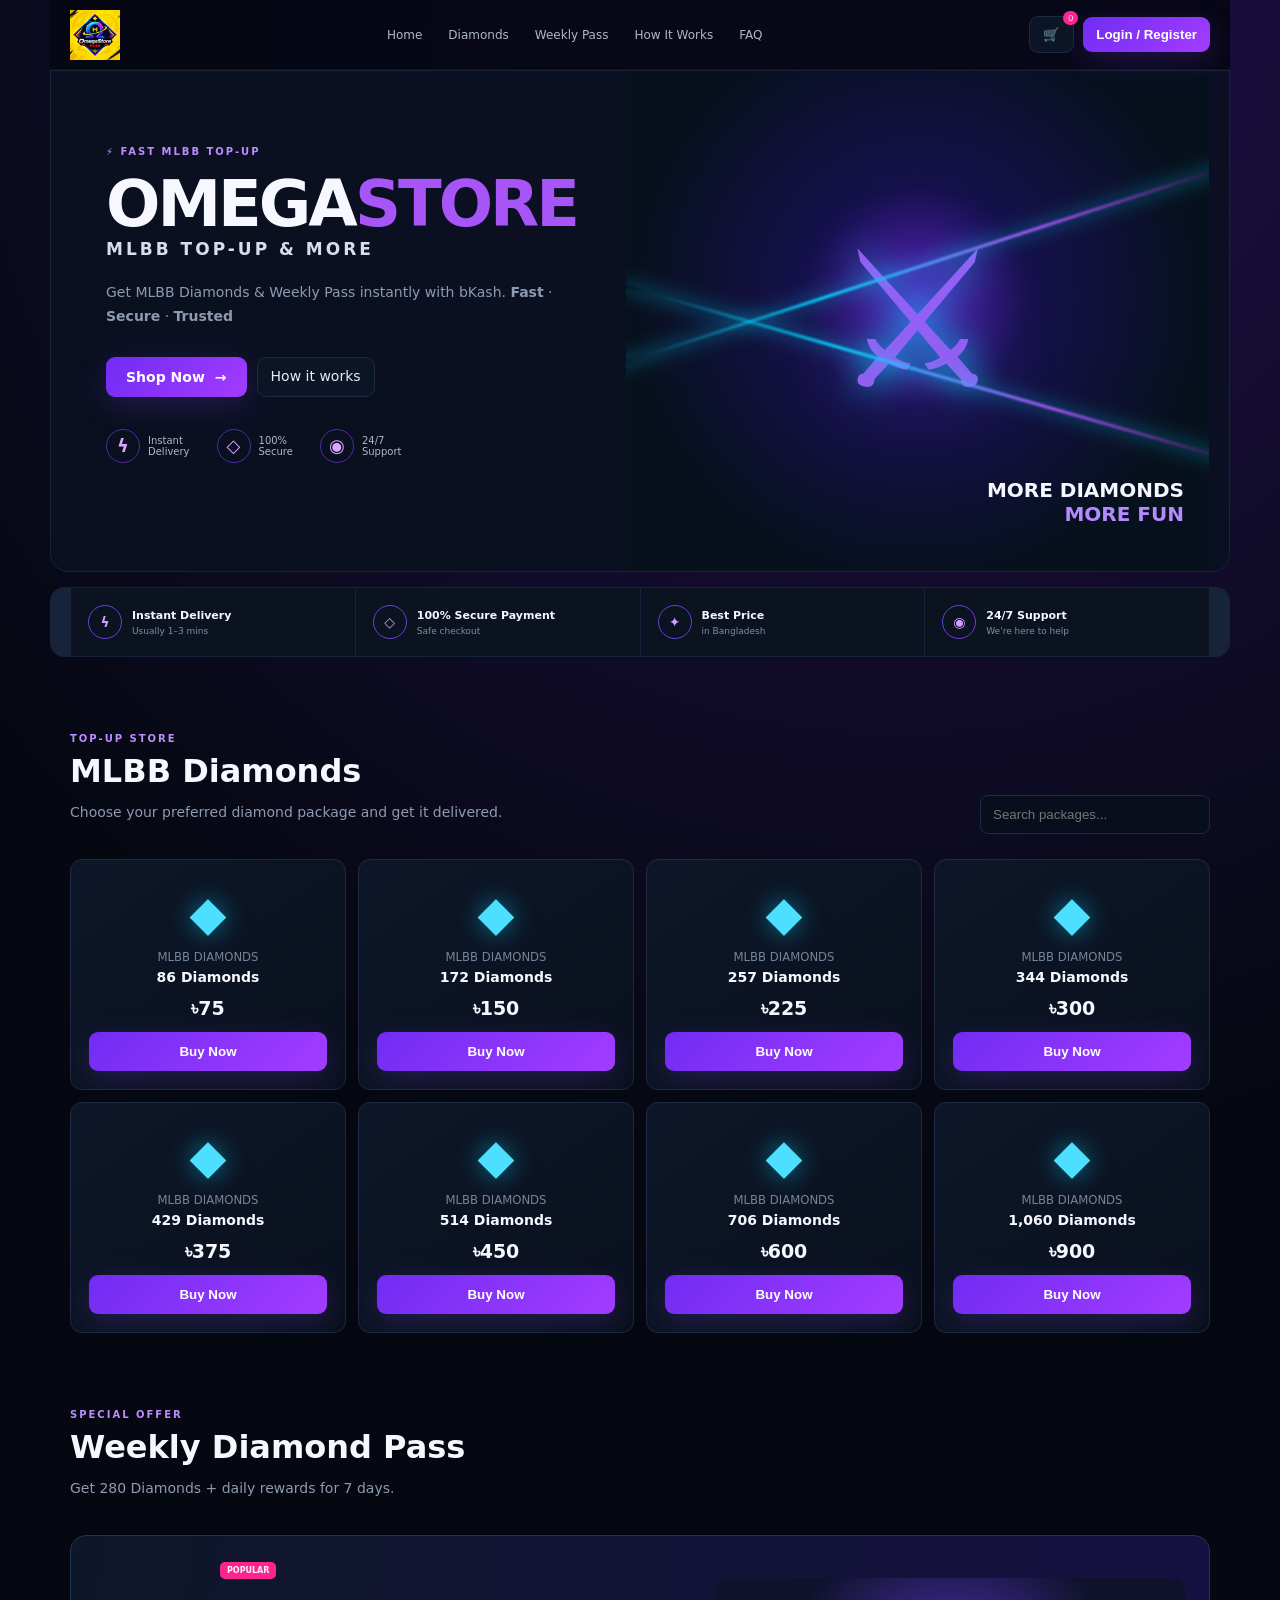
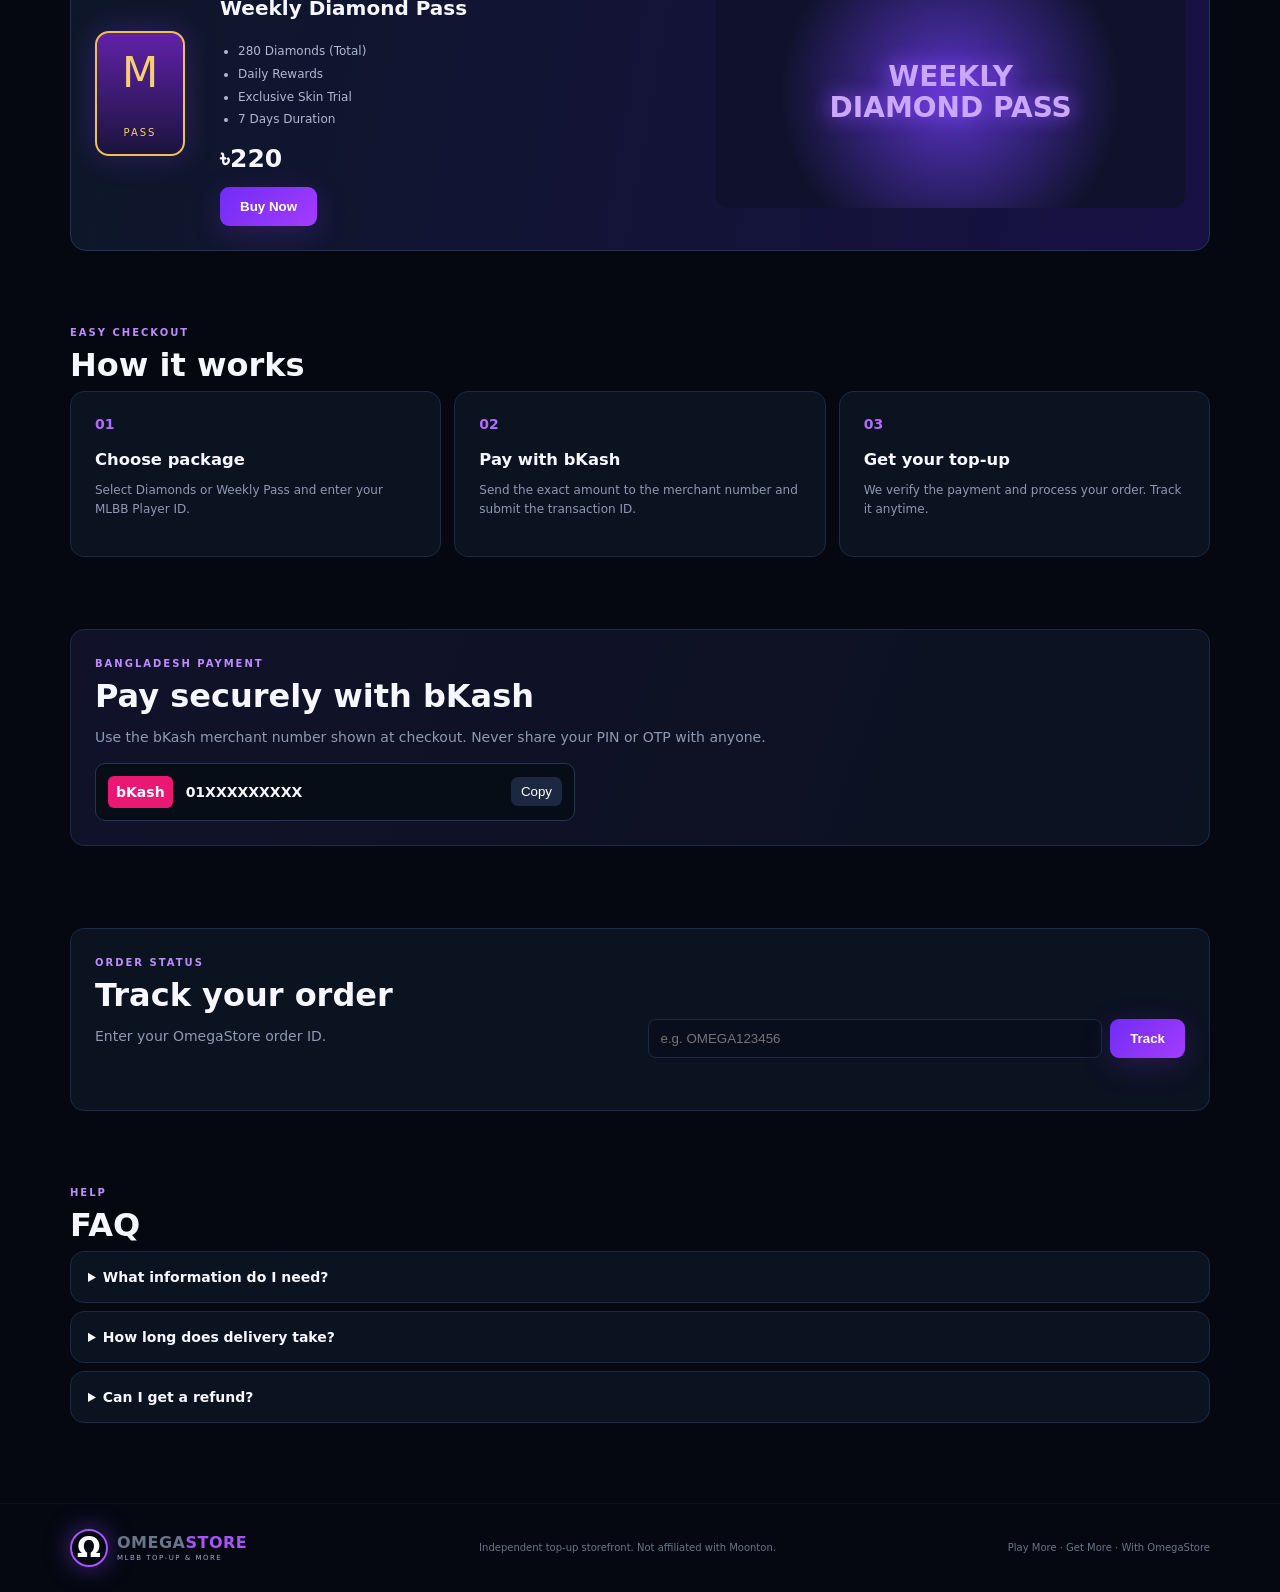
<file: index.html>
<!doctype html>
<html lang="en">
<head>
<meta charset="utf-8">
<meta name="viewport" content="width=device-width,initial-scale=1">
<title>OmegaStore - MLBB Diamonds & Weekly Pass Top-Up Bangladesh</title>
<meta name="description" content="OmegaStore MLBB Diamonds and Weekly Pass top-up storefront.">
<link rel="stylesheet" href="style.css">
  <link rel="icon" type="image/png" href="logo.png">
</head>
<body>
<header class="topbar">
  <a class="logo" href="#home">
    <img src="logo.png" alt="OmegaStore - MLBB" class="logo-img">
</a>
  <nav>
    <a href="#home">Home</a><a href="#diamonds">Diamonds</a><a href="#weekly">Weekly Pass</a><a href="#how">How It Works</a><a href="#faq">FAQ</a>
  </nav>
  <div class="nav-actions"><button class="cart-btn" onclick="openCart()">🛒 <i id="cartCount">0</i></button><button class="login-btn" onclick="toast('Login can be connected to your backend later.')">Login / Register</button></div>
</header>

<main id="home">
<section class="hero wrap">
  <div class="hero-copy">
    <div class="pill">⚡ FAST MLBB TOP-UP</div>
    <h1>OMEGA<span>STORE</span></h1>
    <h2>MLBB TOP-UP & MORE</h2>
    <p>Get MLBB Diamonds & Weekly Pass instantly with bKash. <b>Fast</b> · <b>Secure</b> · <b>Trusted</b></p>
    <div class="hero-actions"><a class="primary" href="#diamonds">Shop Now <span>→</span></a><a class="secondary" href="#how">How it works</a></div>
    <div class="features"><div><b>ϟ</b><span>Instant<br>Delivery</span></div><div><b>◇</b><span>100%<br>Secure</span></div><div><b>◉</b><span>24/7<br>Support</span></div></div>
  </div>
  <div class="hero-art">
    <div class="character">⚔</div><div class="energy e1"></div><div class="energy e2"></div>
    <div class="art-text">MORE DIAMONDS<br><span>MORE FUN</span></div>
  </div>
</section>

<section class="why wrap">
  <div><b>ϟ</b><span><strong>Instant Delivery</strong><small>Usually 1–3 mins</small></span></div>
  <div><b>◇</b><span><strong>100% Secure Payment</strong><small>Safe checkout</small></span></div>
  <div><b>✦</b><span><strong>Best Price</strong><small>in Bangladesh</small></span></div>
  <div><b>◉</b><span><strong>24/7 Support</strong><small>We're here to help</small></span></div>
</section>

<section id="diamonds" class="section wrap">
  <div class="section-head"><div><span class="label">TOP-UP STORE</span><h2>MLBB Diamonds</h2><p>Choose your preferred diamond package and get it delivered.</p></div><div class="search"><input id="search" placeholder="Search packages..." oninput="renderProducts()"></div></div>
  <div id="products" class="products"></div>
</section>

<section id="weekly" class="section wrap">
  <div class="section-head"><div><span class="label">SPECIAL OFFER</span><h2>Weekly Diamond Pass</h2><p>Get 280 Diamonds + daily rewards for 7 days.</p></div></div>
  <div class="weekly-card">
    <div class="pass-icon">M<br><small>PASS</small></div>
    <div><span class="badge">POPULAR</span><h3>Weekly Diamond Pass</h3><ul><li>280 Diamonds (Total)</li><li>Daily Rewards</li><li>Exclusive Skin Trial</li><li>7 Days Duration</li></ul><strong class="bigprice">৳220</strong><button class="primary" onclick="buy('Weekly Diamond Pass',220)">Buy Now</button></div>
    <div class="weekly-art"><span>WEEKLY<br>DIAMOND PASS</span></div>
  </div>
</section>

<section id="how" class="section wrap">
  <span class="label">EASY CHECKOUT</span><h2>How it works</h2>
  <div class="steps"><article><span>01</span><h3>Choose package</h3><p>Select Diamonds or Weekly Pass and enter your MLBB Player ID.</p></article><article><span>02</span><h3>Pay with bKash</h3><p>Send the exact amount to the merchant number and submit the transaction ID.</p></article><article><span>03</span><h3>Get your top-up</h3><p>We verify the payment and process your order. Track it anytime.</p></article></div>
</section>

<section class="section wrap payment-section">
  <div class="payment-box"><span class="label">BANGLADESH PAYMENT</span><h2>Pay securely with bKash</h2><p>Use the bKash merchant number shown at checkout. Never share your PIN or OTP with anyone.</p><div class="bkash-number"><span>bKash</span><b id="merchantDisplay">01XXXXXXXXX</b><button onclick="copyMerchant()">Copy</button></div></div>
</section>

<section id="track" class="section wrap">
  <div class="track-card"><div><span class="label">ORDER STATUS</span><h2>Track your order</h2><p>Enter your OmegaStore order ID.</p></div><div class="track-row"><input id="trackId" placeholder="e.g. OMEGA123456"><button class="primary" onclick="track()">Track</button></div><div id="trackResult"></div></div>
</section>

<section id="faq" class="section wrap">
  <span class="label">HELP</span><h2>FAQ</h2>
  <div class="faq"><details><summary>What information do I need?</summary><p>Your MLBB Player ID and Server ID. We never need your game password.</p></details><details><summary>How long does delivery take?</summary><p>The site is designed for fast fulfillment; actual delivery depends on payment verification and your fulfillment provider.</p></details><details><summary>Can I get a refund?</summary><p>Set your refund policy clearly in the final store before accepting live payments.</p></details></div>
</section>
</main>

<footer><a class="logo" href="#home"><span class="omega">Ω</span><span><b>OMEGA<span>STORE</span></b><small>MLBB TOP-UP & MORE</small></span></a><p>Independent top-up storefront. Not affiliated with Moonton.</p><div>Play More · Get More · With OmegaStore</div></footer>

<div class="modal hidden" id="checkoutModal">
 <div class="modal-card"><button class="x" onclick="closeCheckout()">×</button><span class="label">CHECKOUT</span><h2 id="checkoutTitle">Complete your order</h2>
 <div class="summary"><span id="checkoutProduct"></span><b id="checkoutPrice"></b></div>
 <label>MLBB Player ID<input id="playerId" inputmode="numeric" placeholder="Enter Player ID"></label>
 <label>Server ID<input id="serverId" inputmode="numeric" placeholder="Enter Server ID"></label>
 <div class="pay-method"><b>bKash</b><span>Manual merchant payment</span></div>
 <div class="merchant"><small>Send exact amount to</small><b id="modalMerchant">01XXXXXXXXX</b><button onclick="copyMerchant()">Copy</button></div>
 <label>bKash Transaction ID<input id="trxId" placeholder="Enter TrxID after payment"></label>
 <p class="notice">Demo checkout: no real payment is processed by this front-end. Connect your authorized bKash merchant/API backend before going live.</p>
 <button class="primary full" onclick="submitOrder()">Submit Order →</button><div id="orderMessage"></div>
 </div>
</div>

<div class="modal hidden" id="cartModal"><div class="modal-card"><button class="x" onclick="document.getElementById('cartModal').classList.add('hidden')">×</button><span class="label">CART</span><h2>Your cart</h2><div id="cartItems"></div><button class="primary full" onclick="checkoutCart()">Continue →</button></div></div>
<div id="toast"></div>
<script src="app.js"></script>
</body>
</html>
</file>
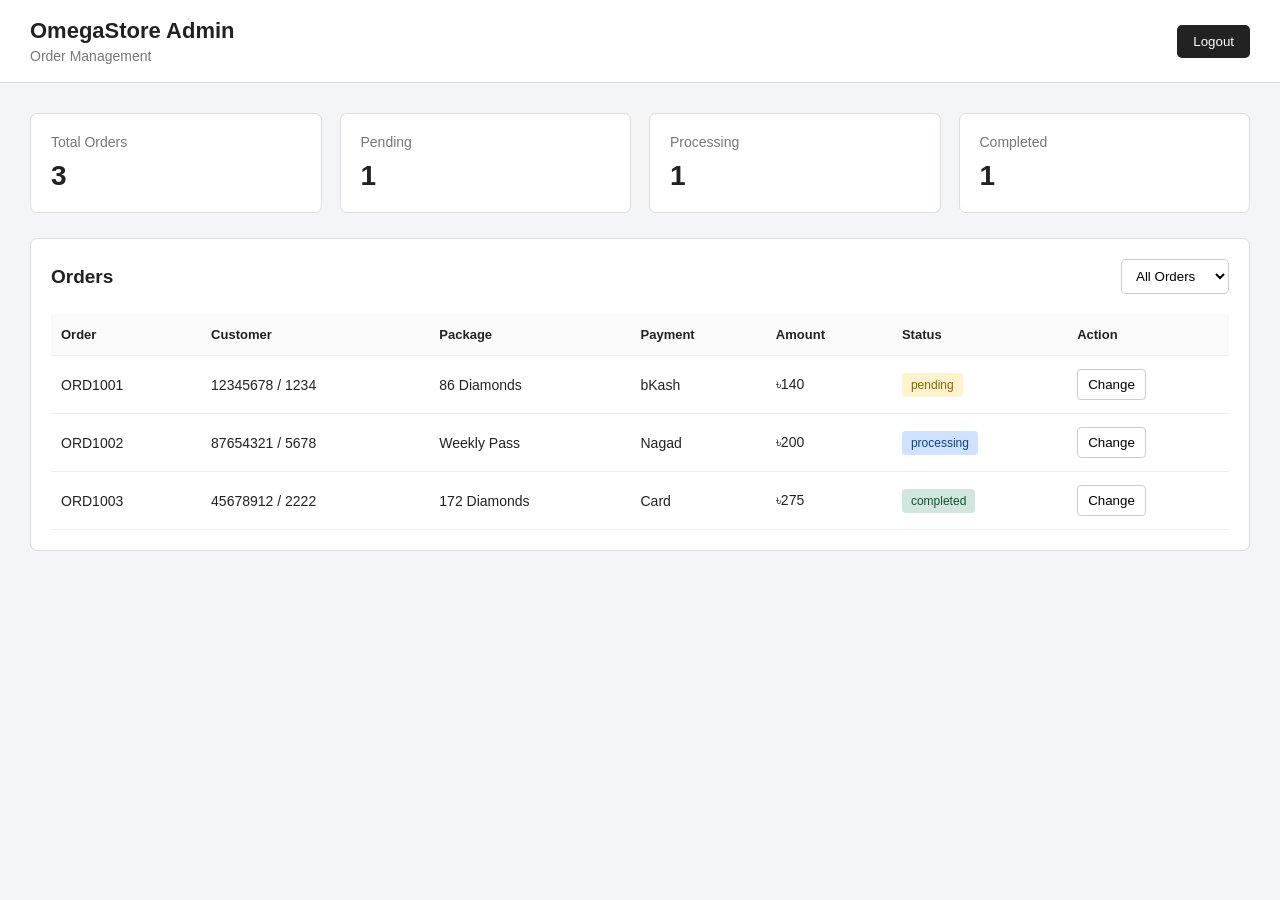
<file: admin.html>
<!DOCTYPE html>
<html lang="en">
<head>
<meta charset="UTF-8">
<meta name="viewport" content="width=device-width, initial-scale=1.0">

<title>OmegaStore Admin</title>

<style>
* {
    box-sizing: border-box;
    margin: 0;
    padding: 0;
}

body {
    font-family: Arial, sans-serif;
    background: #f4f5f7;
    color: #222;
}

/* Header */
.topbar {
    background: #fff;
    border-bottom: 1px solid #ddd;
    padding: 18px 30px;

    display: flex;
    justify-content: space-between;
    align-items: center;
}

.topbar h2 {
    font-size: 22px;
}

.topbar p {
    color: #777;
    margin-top: 4px;
    font-size: 14px;
}

.logout {
    background: #222;
    color: white;
    border: 0;
    padding: 9px 16px;
    border-radius: 5px;
    cursor: pointer;
}

/* Main */
main {
    padding: 30px;
}

/* Stats */
.stats {
    display: grid;
    grid-template-columns: repeat(4, 1fr);
    gap: 18px;
    margin-bottom: 25px;
}

.stat {
    background: white;
    border: 1px solid #ddd;
    border-radius: 7px;
    padding: 20px;
}

.stat span {
    display: block;
    color: #777;
    font-size: 14px;
    margin-bottom: 10px;
}

.stat strong {
    font-size: 28px;
}

/* Orders */
.orders {
    background: white;
    border: 1px solid #ddd;
    border-radius: 7px;
    padding: 20px;
}

.section-head {
    display: flex;
    justify-content: space-between;
    align-items: center;
    margin-bottom: 20px;
}

.section-head h3 {
    font-size: 19px;
}

select {
    padding: 8px 10px;
    border: 1px solid #ccc;
    border-radius: 5px;
    background: white;
}

/* Table */
.table-container {
    overflow-x: auto;
}

table {
    width: 100%;
    border-collapse: collapse;
}

th,
td {
    padding: 13px 10px;
    text-align: left;
    border-bottom: 1px solid #eee;
}

th {
    background: #fafafa;
    font-size: 13px;
}

td {
    font-size: 14px;
}

/* Status */
.status {
    display: inline-block;
    padding: 5px 9px;
    border-radius: 4px;
    font-size: 12px;
    background: #eee;
}

.status.pending {
    background: #fff3cd;
    color: #856404;
}

.status.processing {
    background: #cfe2ff;
    color: #084298;
}

.status.completed {
    background: #d1e7dd;
    color: #0f5132;
}

.status.cancelled {
    background: #f8d7da;
    color: #842029;
}

/* Action */
.action {
    padding: 7px 10px;
    border: 1px solid #ccc;
    background: white;
    border-radius: 4px;
    cursor: pointer;
}

.action:hover {
    background: #f1f1f1;
}

/* Mobile */
@media (max-width: 800px) {

    .stats {
        grid-template-columns: repeat(2, 1fr);
    }

    main {
        padding: 15px;
    }

    .topbar {
        padding: 15px;
    }
}

@media (max-width: 500px) {

    .stats {
        grid-template-columns: 1fr;
    }
}
</style>
</head>

<body>

<header class="topbar">

    <div>
        <h2>OmegaStore Admin</h2>
        <p>Order Management</p>
    </div>

    <button class="logout" onclick="logout()">
        Logout
    </button>

</header>


<main>

    <!-- Statistics -->

    <section class="stats">

        <div class="stat">
            <span>Total Orders</span>
            <strong id="totalOrders">0</strong>
        </div>

        <div class="stat">
            <span>Pending</span>
            <strong id="pendingOrders">0</strong>
        </div>

        <div class="stat">
            <span>Processing</span>
            <strong id="processingOrders">0</strong>
        </div>

        <div class="stat">
            <span>Completed</span>
            <strong id="completedOrders">0</strong>
        </div>

    </section>


    <!-- Orders -->

    <section class="orders">

        <div class="section-head">

            <h3>Orders</h3>

            <select id="filter" onchange="loadOrders()">

                <option value="all">
                    All Orders
                </option>

                <option value="pending">
                    Pending
                </option>

                <option value="processing">
                    Processing
                </option>

                <option value="completed">
                    Completed
                </option>

                <option value="cancelled">
                    Cancelled
                </option>

            </select>

        </div>


        <div class="table-container">

            <table>

                <thead>

                    <tr>
                        <th>Order</th>
                        <th>Customer</th>
                        <th>Package</th>
                        <th>Payment</th>
                        <th>Amount</th>
                        <th>Status</th>
                        <th>Action</th>
                    </tr>

                </thead>

                <tbody id="ordersTable"></tbody>

            </table>

        </div>

    </section>

</main>


<script>

let orders = [

    {
        id: "ORD1001",
        customer: "12345678 / 1234",
        package: "86 Diamonds",
        payment: "bKash",
        amount: 140,
        status: "pending"
    },

    {
        id: "ORD1002",
        customer: "87654321 / 5678",
        package: "Weekly Pass",
        payment: "Nagad",
        amount: 200,
        status: "processing"
    },

    {
        id: "ORD1003",
        customer: "45678912 / 2222",
        package: "172 Diamonds",
        payment: "Card",
        amount: 275,
        status: "completed"
    }

];


function loadOrders() {

    const filter =
        document.getElementById("filter").value;

    const table =
        document.getElementById("ordersTable");

    table.innerHTML = "";

    let filteredOrders = orders;

    if (filter !== "all") {

        filteredOrders = orders.filter(
            order => order.status === filter
        );

    }


    filteredOrders.forEach(order => {

        const row =
            document.createElement("tr");


        row.innerHTML = `

            <td>
                ${order.id}
            </td>

            <td>
                ${order.customer}
            </td>

            <td>
                ${order.package}
            </td>

            <td>
                ${order.payment}
            </td>

            <td>
                ৳${order.amount}
            </td>

            <td>

                <span class="status ${order.status}">
                    ${order.status}
                </span>

            </td>

            <td>

                <button
                    class="action"
                    onclick="changeStatus('${order.id}')">

                    Change

                </button>

            </td>

        `;


        table.appendChild(row);

    });


    updateStats();

}


function changeStatus(id) {

    const order =
        orders.find(order => order.id === id);

    if (!order) return;


    const newStatus = prompt(

        "Enter status:\n\n" +
        "pending\n" +
        "processing\n" +
        "completed\n" +
        "cancelled",

        order.status

    );


    if (!newStatus) return;


    const validStatuses = [

        "pending",
        "processing",
        "completed",
        "cancelled"

    ];


    if (!validStatuses.includes(
        newStatus.toLowerCase()
    )) {

        alert("Invalid status");

        return;

    }


    order.status =
        newStatus.toLowerCase();


    loadOrders();

}


function updateStats() {

    document.getElementById(
        "totalOrders"
    ).textContent = orders.length;


    document.getElementById(
        "pendingOrders"
    ).textContent =
        orders.filter(
            order => order.status === "pending"
        ).length;


    document.getElementById(
        "processingOrders"
    ).textContent =
        orders.filter(
            order => order.status === "processing"
        ).length;


    document.getElementById(
        "completedOrders"
    ).textContent =
        orders.filter(
            order => order.status === "completed"
        ).length;

}


function logout() {

    alert(
        "Secure login will be connected with the backend."
    );

}


loadOrders();

</script>

</body>
</html>
</file>
<file: style.css>
:root{--bg:#050811;--panel:#0b1220;--card:#0d1627;--line:#1c2a43;--purple:#7b3ff2;--purple2:#a855f7;--cyan:#00d4ff;--pink:#ff2490;--text:#f7f8ff;--muted:#8e9ab2;--green:#25e0ad;--max:1180px}*{box-sizing:border-box}html{scroll-behavior:smooth}body{margin:0;background:radial-gradient(circle at 70% 0,#21104b 0,#050811 35%);color:var(--text);font:14px Inter,system-ui,-apple-system,Segoe UI,Arial,sans-serif}a{text-decoration:none;color:inherit}.wrap{max-width:var(--max);margin:auto;padding-left:20px;padding-right:20px}.topbar{height:70px;max-width:var(--max);margin:auto;display:flex;align-items:center;justify-content:space-between;padding:0 20px;border-bottom:1px solid #ffffff0a;position:sticky;top:0;z-index:20;background:#050811dd;backdrop-filter:blur(14px)}.logo{display:flex;gap:9px;align-items:center}.omega{width:38px;height:38px;border-radius:50%;display:grid;place-items:center;font-size:28px;font-weight:900;border:2px solid var(--purple2);color:#fff;box-shadow:0 0 25px #7b3ff288}.logo b{display:block;font-size:16px;letter-spacing:.5px}.logo b span{color:var(--purple2)}.logo small{display:block;font-size:7px;letter-spacing:1.5px;color:#9ca9c1;margin-top:2px}.topbar nav{display:flex;gap:26px;color:#aeb8ca;font-size:12px}.topbar nav a:hover{color:#fff}.nav-actions{display:flex;gap:9px;align-items:center}.cart-btn,.login-btn,.secondary{background:#0c1525;border:1px solid var(--line);color:#e8ebf5;border-radius:9px;padding:10px 13px;cursor:pointer}.cart-btn{position:relative}.cart-btn i{font-style:normal;background:var(--pink);border-radius:20px;font-size:9px;padding:2px 5px;position:absolute;right:-5px;top:-6px}.login-btn,.primary{background:linear-gradient(135deg,#712cf4,#a33cff);border:0;color:white;font-weight:800;box-shadow:0 8px 30px #7b3ff238}.primary{display:inline-flex;justify-content:center;align-items:center;gap:10px;border-radius:9px;padding:12px 20px;cursor:pointer}.hero{display:grid;grid-template-columns:1fr 1.05fr;min-height:500px;overflow:hidden;border:1px solid #17243a;border-radius:0 0 18px 18px;background:linear-gradient(105deg,#0a1020,#0a1020cc)}.hero-copy{padding:75px 35px}.pill,.label{color:#bd8cff;font-weight:900;font-size:10px;letter-spacing:2px}.hero h1{font-size:64px;line-height:1;margin:15px 0 3px;letter-spacing:-3px}.hero h1 span{color:var(--purple2)}.hero h2{font-size:17px;letter-spacing:3px;margin:0 0 22px;color:#d7dcf1}.hero p{color:var(--muted);line-height:1.7;max-width:480px}.hero-actions{display:flex;gap:10px;margin:28px 0}.features{display:flex;gap:27px;margin-top:32px}.features div{display:flex;align-items:center;gap:8px;color:#aeb8ca;font-size:10px}.features b{width:34px;height:34px;border:1px solid #7b3ff299;border-radius:50%;display:grid;place-items:center;color:#dba8ff;font-size:18px}.hero-art{position:relative;min-height:500px;background:radial-gradient(circle at 50% 45%,#5020b3 0,#15114b 28%,#07101d 72%);overflow:hidden}.character{position:absolute;inset:0;display:grid;place-items:center;font-size:190px;color:#9c68ff;text-shadow:0 0 35px #00d4ff,0 0 90px #7b3ff2;opacity:.9}.energy{position:absolute;height:3px;width:115%;background:linear-gradient(90deg,transparent,#00d4ff,#a855f7,transparent);filter:blur(1px);transform:rotate(-18deg);box-shadow:0 0 18px #00d4ff}.e1{top:38%;left:-5%}.e2{top:61%;left:-3%;transform:rotate(16deg)}.art-text{position:absolute;right:25px;bottom:45px;text-align:right;font-weight:900;font-size:20px;line-height:1.2}.art-text span{color:#b48aff}.why{display:grid;grid-template-columns:repeat(4,1fr);gap:1px;background:#17233a;border:1px solid #17233a;border-radius:14px;margin-top:15px;overflow:hidden}.why>div{background:#0b1220;padding:17px;display:flex;gap:10px;align-items:center}.why b{width:34px;height:34px;border-radius:50%;display:grid;place-items:center;color:#cca0ff;border:1px solid #6940d8}.why strong,.why small{display:block}.why strong{font-size:11px}.why small{color:#7f8da6;font-size:9px;margin-top:4px}.section{padding-top:72px}.section h2{font-size:32px;margin:7px 0}.section p{color:var(--muted)}.section-head{display:flex;justify-content:space-between;align-items:end;margin-bottom:25px}.search input{width:230px}.search input,input{background:#080e1b;border:1px solid var(--line);border-radius:8px;color:#fff;padding:11px 12px;outline:none}.products{display:grid;grid-template-columns:repeat(4,1fr);gap:12px}.product{background:linear-gradient(145deg,#0d1729,#0a101c);border:1px solid var(--line);border-radius:12px;padding:18px;text-align:center;position:relative;overflow:hidden}.product:hover{border-color:#7b3ff277;transform:translateY(-3px);transition:.2s}.diamond-icon{font-size:48px;color:#4ddfff;text-shadow:0 0 25px #00d4ff88;margin:7px}.product h3{margin:5px 0;font-size:14px}.product .price{font-size:19px;font-weight:900;margin:12px 0}.product button{width:100%}.product small{color:#75839a}.weekly-card{display:grid;grid-template-columns:100px 1fr 43%;gap:25px;align-items:center;border:1px solid #243454;border-radius:16px;background:linear-gradient(100deg,#0e1729,#171043);padding:24px;overflow:hidden}.pass-icon{height:125px;width:90px;border:2px solid #f0bf58;border-radius:14px;background:linear-gradient(#6121a8,#1a143d);display:grid;place-items:center;font-size:42px;color:#f6cf72;box-shadow:0 0 30px #8c43ff44}.pass-icon small{font-size:10px;letter-spacing:2px}.badge{background:var(--pink);padding:4px 7px;border-radius:5px;font-size:8px;font-weight:900}.weekly-card h3{font-size:20px}.weekly-card ul{padding-left:18px;color:#aeb9ce;line-height:1.9;font-size:12px}.bigprice{font-size:25px;display:block;margin:13px 0}.weekly-art{height:230px;border-radius:12px;background:radial-gradient(circle,#5834c6,#10122d 65%);display:grid;place-items:center;text-align:center;font-weight:900;font-size:28px;line-height:1.1;color:#caa8ff;text-shadow:0 0 20px #8d4cff}.steps{display:grid;grid-template-columns:repeat(3,1fr);gap:13px}.steps article,.faq details,.payment-box,.track-card{background:#0b1220;border:1px solid var(--line);border-radius:14px;padding:24px}.steps article>span{color:#b36aff;font-weight:900}.steps h3{margin:18px 0 7px}.steps p{font-size:12px;line-height:1.6}.payment-section{padding-bottom:10px}.payment-box{background:linear-gradient(110deg,#11122a,#0b1220)}.bkash-number,.merchant{display:flex;align-items:center;gap:13px;background:#070d17;border:1px solid #253653;border-radius:10px;padding:12px;max-width:480px;margin-top:18px}.bkash-number span{background:#e91873;padding:8px;border-radius:6px;font-weight:900}.bkash-number b,.merchant b{flex:1}.bkash-number button,.merchant button{background:#1b2840;color:#fff;border:0;border-radius:7px;padding:7px 10px;cursor:pointer}.track-card{display:grid;grid-template-columns:1fr 1fr;gap:15px}.track-row{display:flex;gap:8px;align-items:end}.track-row input{flex:1}.faq{display:grid;gap:8px}.faq summary{cursor:pointer;font-weight:700}.faq p{line-height:1.6;font-size:12px}.faq details{padding:17px}.modal{position:fixed;inset:0;background:#000b;backdrop-filter:blur(8px);display:grid;place-items:center;padding:20px;z-index:50}.hidden{display:none}.modal-card{width:min(500px,100%);background:#0b1322;border:1px solid #2b3b5b;border-radius:16px;padding:26px;position:relative;box-shadow:0 30px 100px #000}.x{position:absolute;right:14px;top:10px;background:none;border:0;color:#8996ac;font-size:28px;cursor:pointer}.modal-card h2{margin:7px 0 18px}.modal-card label{display:block;color:#9aa8be;font-size:11px;margin:12px 0}.modal-card label input{display:block;width:100%;margin-top:6px}.summary{display:flex;justify-content:space-between;padding:13px;background:#ffffff05;border:1px solid #ffffff09;border-radius:9px}.pay-method{display:flex;justify-content:space-between;padding:12px;border:1px solid #5e2caa;background:#281344;border-radius:9px}.pay-method span{color:#a9b3c7;font-size:11px}.merchant{max-width:none}.merchant small{color:#8d99af}.notice{font-size:10px;line-height:1.5;color:#e6c873;background:#332a10;padding:10px;border-radius:8px}.full{width:100%}#orderMessage,#trackResult{margin-top:13px;color:var(--green);font-size:12px;line-height:1.6}.cart-line{display:flex;justify-content:space-between;border-bottom:1px solid #ffffff0a;padding:13px 0}.cart-total{display:flex;justify-content:space-between;font-weight:900;padding:17px 0}#toast{position:fixed;right:20px;bottom:20px;background:#121d31;border:1px solid #30405e;padding:12px 16px;border-radius:9px;opacity:0;transform:translateY(10px);transition:.2s;z-index:100}#toast.show{opacity:1;transform:none}footer{margin-top:80px;border-top:1px solid #ffffff0b;padding:25px max(20px,calc((100% - 1140px)/2));display:flex;justify-content:space-between;align-items:center;color:#69758b;font-size:10px}
@media(max-width:900px){.topbar nav{display:none}.hero{grid-template-columns:1fr}.hero-art{min-height:300px}.products{grid-template-columns:repeat(2,1fr)}.weekly-card{grid-template-columns:80px 1fr}.weekly-art{display:none}.why{grid-template-columns:repeat(2,1fr)}.track-card{grid-template-columns:1fr}}@media(max-width:560px){.hero-copy{padding:55px 20px}.hero h1{font-size:48px}.products,.steps{grid-template-columns:1fr}.why{grid-template-columns:1fr}.section-head{display:block}.search{margin-top:15px}.search input{width:100%}.features{gap:14px}.topbar{padding:0 12px}.login-btn{font-size:10px;padding:9px}.logo b{font-size:13px}footer{display:block}.weekly-card{grid-template-columns:70px 1fr}}
.logo-img {
    height: 50px;
    width: auto;
    display: block;
}
</file>
